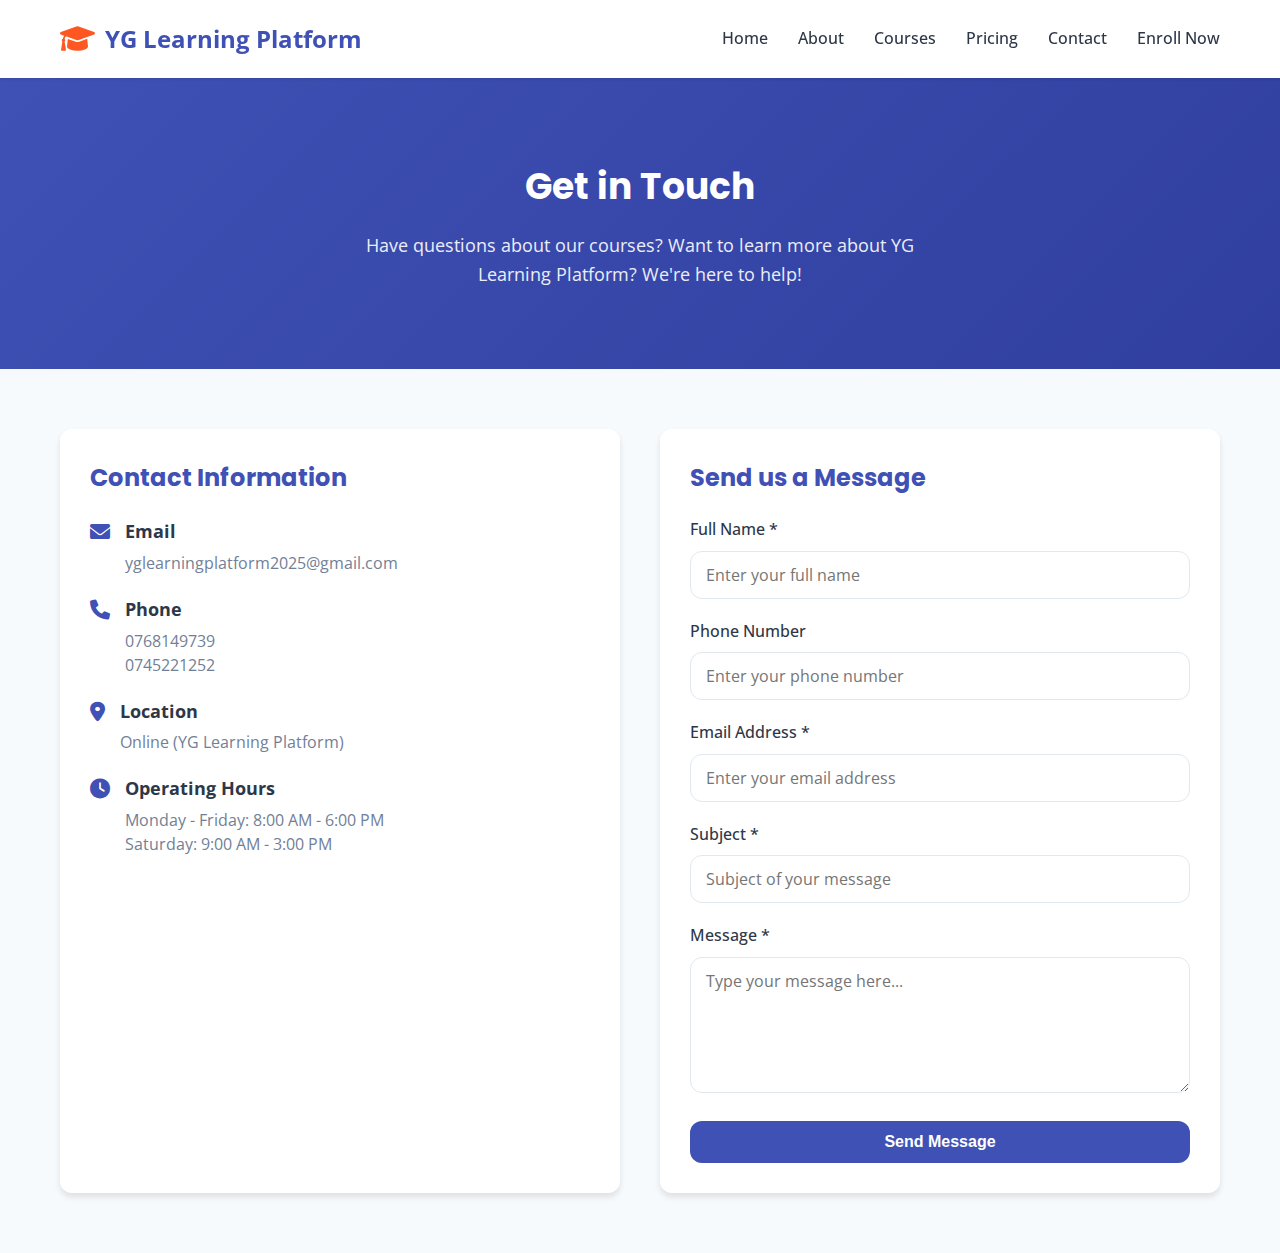
<file: contact.html>
<!DOCTYPE html>
<html lang="en">
<head>
    <meta charset="UTF-8">
    <meta name="viewport" content="width=device-width, initial-scale=1.0">
    <title>Contact Us - YG Learning Platform</title>
    <link rel="stylesheet" href="https://cdnjs.cloudflare.com/ajax/libs/font-awesome/6.0.0/css/all.min.css">
    <link href="https://fonts.googleapis.com/css2?family=Poppins:wght@300;400;500;600;700&family=Open+Sans:wght@400;600;700&display=swap" rel="stylesheet">
    <style>
        :root {
            --primary: #3f51b5;
            --primary-dark: #303f9f;
            --secondary: #ff5722;
            --accent: #4caf50;
            --text: #2d3748;
            --text-light: #718096;
            --light: #f7fafc;
            --white: #ffffff;
            --shadow-sm: 0 1px 3px rgba(0,0,0,0.12);
            --shadow-md: 0 4px 6px rgba(0,0,0,0.1);
            --shadow-lg: 0 10px 25px rgba(0,0,0,0.1);
            --radius: 12px;
            --transition: all 0.3s ease;
        }

        * {
            margin: 0;
            padding: 0;
            box-sizing: border-box;
        }

        body {
            font-family: 'Open Sans', sans-serif;
            color: var(--text);
            line-height: 1.6;
            background-color: var(--light);
        }

        .container {
            max-width: 1200px;
            margin: 0 auto;
            padding: 0 20px;
        }

        /* Header Styles */
        header {
            background-color: var(--white);
            box-shadow: var(--shadow-sm);
            position: sticky;
            top: 0;
            z-index: 100;
        }

        nav {
            display: flex;
            justify-content: space-between;
            align-items: center;
            padding: 20px 0;
        }

        .logo {
            display: flex;
            align-items: center;
            font-size: 24px;
            font-weight: 700;
            color: var(--primary);
            text-decoration: none;
        }

        .logo i {
            margin-right: 10px;
            font-size: 28px;
            color: var(--secondary);
        }

        .nav-links {
            display: flex;
            list-style: none;
        }

        .nav-links li {
            margin-left: 30px;
        }

        .nav-links a {
            text-decoration: none;
            color: var(--text);
            font-weight: 500;
            transition: var(--transition);
        }

        .nav-links a:hover {
            color: var(--primary);
        }

        /* Contact Section Styles */
        .contact-hero {
            background: linear-gradient(135deg, var(--primary), var(--primary-dark));
            color: var(--white);
            padding: 80px 0;
            text-align: center;
            margin-bottom: 60px;
        }

        .contact-hero h1 {
            font-size: 36px;
            margin-bottom: 15px;
            font-family: 'Poppins', sans-serif;
        }

        .contact-hero p {
            font-size: 18px;
            max-width: 600px;
            margin: 0 auto;
            opacity: 0.9;
        }

        .contact-container {
            display: grid;
            grid-template-columns: 1fr 1fr;
            gap: 40px;
            margin-bottom: 60px;
        }

        .contact-info {
            background: var(--white);
            padding: 30px;
            border-radius: var(--radius);
            box-shadow: var(--shadow-md);
        }

        .contact-info h3 {
            color: var(--primary);
            font-size: 24px;
            margin-bottom: 20px;
            font-family: 'Poppins', sans-serif;
        }

        .info-item {
            display: flex;
            align-items: flex-start;
            margin-bottom: 20px;
        }

        .info-item i {
            color: var(--primary);
            font-size: 20px;
            margin-right: 15px;
            margin-top: 5px;
        }

        .info-item div {
            flex: 1;
        }

        .info-item h4 {
            font-size: 18px;
            margin-bottom: 5px;
            color: var(--text);
        }

        .info-item p {
            color: var(--text-light);
            line-height: 1.5;
        }

        .contact-form {
            background: var(--white);
            padding: 30px;
            border-radius: var(--radius);
            box-shadow: var(--shadow-md);
        }

        .contact-form h3 {
            color: var(--primary);
            font-size: 24px;
            margin-bottom: 20px;
            font-family: 'Poppins', sans-serif;
        }

        .form-group {
            margin-bottom: 20px;
        }

        .form-group label {
            display: block;
            margin-bottom: 8px;
            color: var(--text);
            font-weight: 500;
        }

        .form-group input,
        .form-group textarea {
            width: 100%;
            padding: 12px 15px;
            border: 1px solid #e2e8f0;
            border-radius: var(--radius);
            font-family: 'Open Sans', sans-serif;
            font-size: 16px;
            transition: var(--transition);
        }

        .form-group input:focus,
        .form-group textarea:focus {
            outline: none;
            border-color: var(--primary);
            box-shadow: 0 0 0 3px rgba(63, 81, 181, 0.1);
        }

        .submit-btn {
            background: var(--primary);
            color: var(--white);
            padding: 12px 25px;
            border: none;
            border-radius: var(--radius);
            font-size: 16px;
            font-weight: 600;
            cursor: pointer;
            transition: var(--transition);
            width: 100%;
        }

        .submit-btn:hover {
            background: var(--primary-dark);
            transform: translateY(-2px);
        }

        #success-message {
            display: none;
            background: #4caf50;
            color: white;
            padding: 15px;
            border-radius: var(--radius);
            margin-top: 20px;
            text-align: center;
        }

        /* Responsive Design */
        @media (max-width: 768px) {
            .contact-container {
                grid-template-columns: 1fr;
            }

            .contact-hero {
                padding: 60px 0;
            }

            .contact-hero h1 {
                font-size: 30px;
            }

            .nav-links {
                display: none;
            }
        }

        /* Mobile Menu Button */
        .mobile-menu-btn {
            display: none;
            background: none;
            border: none;
            color: var(--primary);
            font-size: 24px;
            cursor: pointer;
        }

        @media (max-width: 768px) {
            .mobile-menu-btn {
                display: block;
            }

            .nav-links {
                display: none;
                position: absolute;
                top: 100%;
                left: 0;
                right: 0;
                background: var(--white);
                padding: 20px;
                box-shadow: var(--shadow-md);
            }

            .nav-links.active {
                display: flex;
                flex-direction: column;
            }

            .nav-links li {
                margin: 10px 0;
            }
        }
    </style>
</head>
<body>
    <header>
        <div class="container">
            <nav>
                <a href="index.html" class="logo">
                    <i class="fas fa-graduation-cap"></i>
                    YG Learning Platform
                </a>
                <button class="mobile-menu-btn" id="mobileMenuBtn">
                    <i class="fas fa-bars"></i>
                </button>
                <ul class="nav-links" id="navLinks">
                    <li><a href="index.html">Home</a></li>
                    <li><a href="about.html">About</a></li>
                    <li><a href="courses.html">Courses</a></li>
                    <li><a href="pricing.html">Pricing</a></li>
                    <li><a href="contact.html">Contact</a></li>
                    <li><a href="Enroll.html">Enroll Now</a></li>
                </ul>
            </nav>
        </div>
    </header>

    <section class="contact-hero">
        <div class="container">
            <h1>Get in Touch</h1>
            <p>Have questions about our courses? Want to learn more about YG Learning Platform? We're here to help!</p>
        </div>
    </section>

    <div class="container">
        <div class="contact-container">
            <div class="contact-info">
                <h3>Contact Information</h3>
                <div class="info-item">
                    <i class="fas fa-envelope"></i>
                    <div>
                        <h4>Email</h4>
                        <p>yglearningplatform2025@gmail.com</p>
                    </div>
                </div>
                <div class="info-item">
                    <i class="fas fa-phone"></i>
                    <div>
                        <h4>Phone</h4>
                        <p>0768149739</p>
                        <p>0745221252</p>
                    </div>
                </div>
                <div class="info-item">
                    <i class="fas fa-map-marker-alt"></i>
                    <div>
                        <h4>Location</h4>
                        <p>Online (YG Learning Platform)</p>
                    </div>
                </div>
                <div class="info-item">
                    <i class="fas fa-clock"></i>
                    <div>
                        <h4>Operating Hours</h4>
                        <p>Monday - Friday: 8:00 AM - 6:00 PM</p>
                        <p>Saturday: 9:00 AM - 3:00 PM</p>
                    </div>
                </div>
            </div>

            <div class="contact-form">
                <h3>Send us a Message</h3>
                <form id="contactForm">
                    <div class="form-group">
                        <label for="name">Full Name *</label>
                        <input type="text" id="name" name="name" placeholder="Enter your full name" required>
                    </div>
                    <div class="form-group">
                        <label for="phone">Phone Number</label>
                        <input type="tel" id="phone" name="phone" placeholder="Enter your phone number">
                    </div>
                    <div class="form-group">
                        <label for="email">Email Address *</label>
                        <input type="email" id="email" name="email" placeholder="Enter your email address" required>
                    </div>
                    <div class="form-group">
                        <label for="subject">Subject *</label>
                        <input type="text" id="subject" name="subject" placeholder="Subject of your message" required>
                    </div>
                    <div class="form-group">
                        <label for="message">Message *</label>
                        <textarea id="message" name="message" rows="5" placeholder="Type your message here..." required></textarea>
                    </div>
                    <button type="submit" class="submit-btn">Send Message</button>
                </form>
                <div id="success-message">
                    Thank you for your message! We'll get back to you soon.
                </div>
                <div id="error-message" style="display:none; background:#ff4d4f; color:white; padding:15px; border-radius:12px; margin-top:10px; text-align:center;">Error sending message. Please try again.</div>
            </div>
        </div>
    </div>

    <script>
        // Mobile menu toggle
        const mobileMenuBtn = document.getElementById('mobileMenuBtn');
        const navLinks = document.getElementById('navLinks');

        mobileMenuBtn.addEventListener('click', () => {
            navLinks.classList.toggle('active');
            mobileMenuBtn.innerHTML = navLinks.classList.contains('active') 
                ? '<i class="fas fa-times"></i>' 
                : '<i class="fas fa-bars"></i>';
        });

        // Contact form submission
        const contactForm = document.getElementById('contactForm');
        const successMessage = document.getElementById('success-message');
        const errorMessage = document.getElementById('error-message');

        contactForm.addEventListener('submit', function(e) {
            e.preventDefault();
            // Basic validation
            const name = document.getElementById('name').value.trim();
            const phone = document.getElementById('phone').value.trim();
            const email = document.getElementById('email').value.trim();
            const subject = document.getElementById('subject').value.trim();
            const message = document.getElementById('message').value.trim();
            if (!name || !email || !subject || !message) {
                alert('Please fill in all required fields.');
                return;
            }
            const formData = new FormData();
            formData.append('name', name);
            formData.append('phone', phone);
            formData.append('email', email);
            formData.append('subject', subject);
            formData.append('message', message);
            fetch('https://script.google.com/macros/s/AKfycbyS49BQDj6d9f3eQLbr76pv9gsAZXZ-uBqnBsy1PRZu7j4quQXKshvcO03hiZtaQWu6/exec', {
                method: 'POST',
                body: formData
            })
            .then(response => response.json())
            .then(data => {
                if (data.result === 'success') {
                    contactForm.reset();
                    errorMessage.style.display = 'none';
                    successMessage.style.display = 'block';
                    setTimeout(() => {
                        successMessage.style.display = 'none';
                    }, 5000);
                } else {
                    successMessage.style.display = 'none';
                    errorMessage.style.display = 'block';
                }
            })
            .catch(error => {
                successMessage.style.display = 'none';
                errorMessage.style.display = 'block';
            });
        });
    </script>
</body>
</html>
</file>
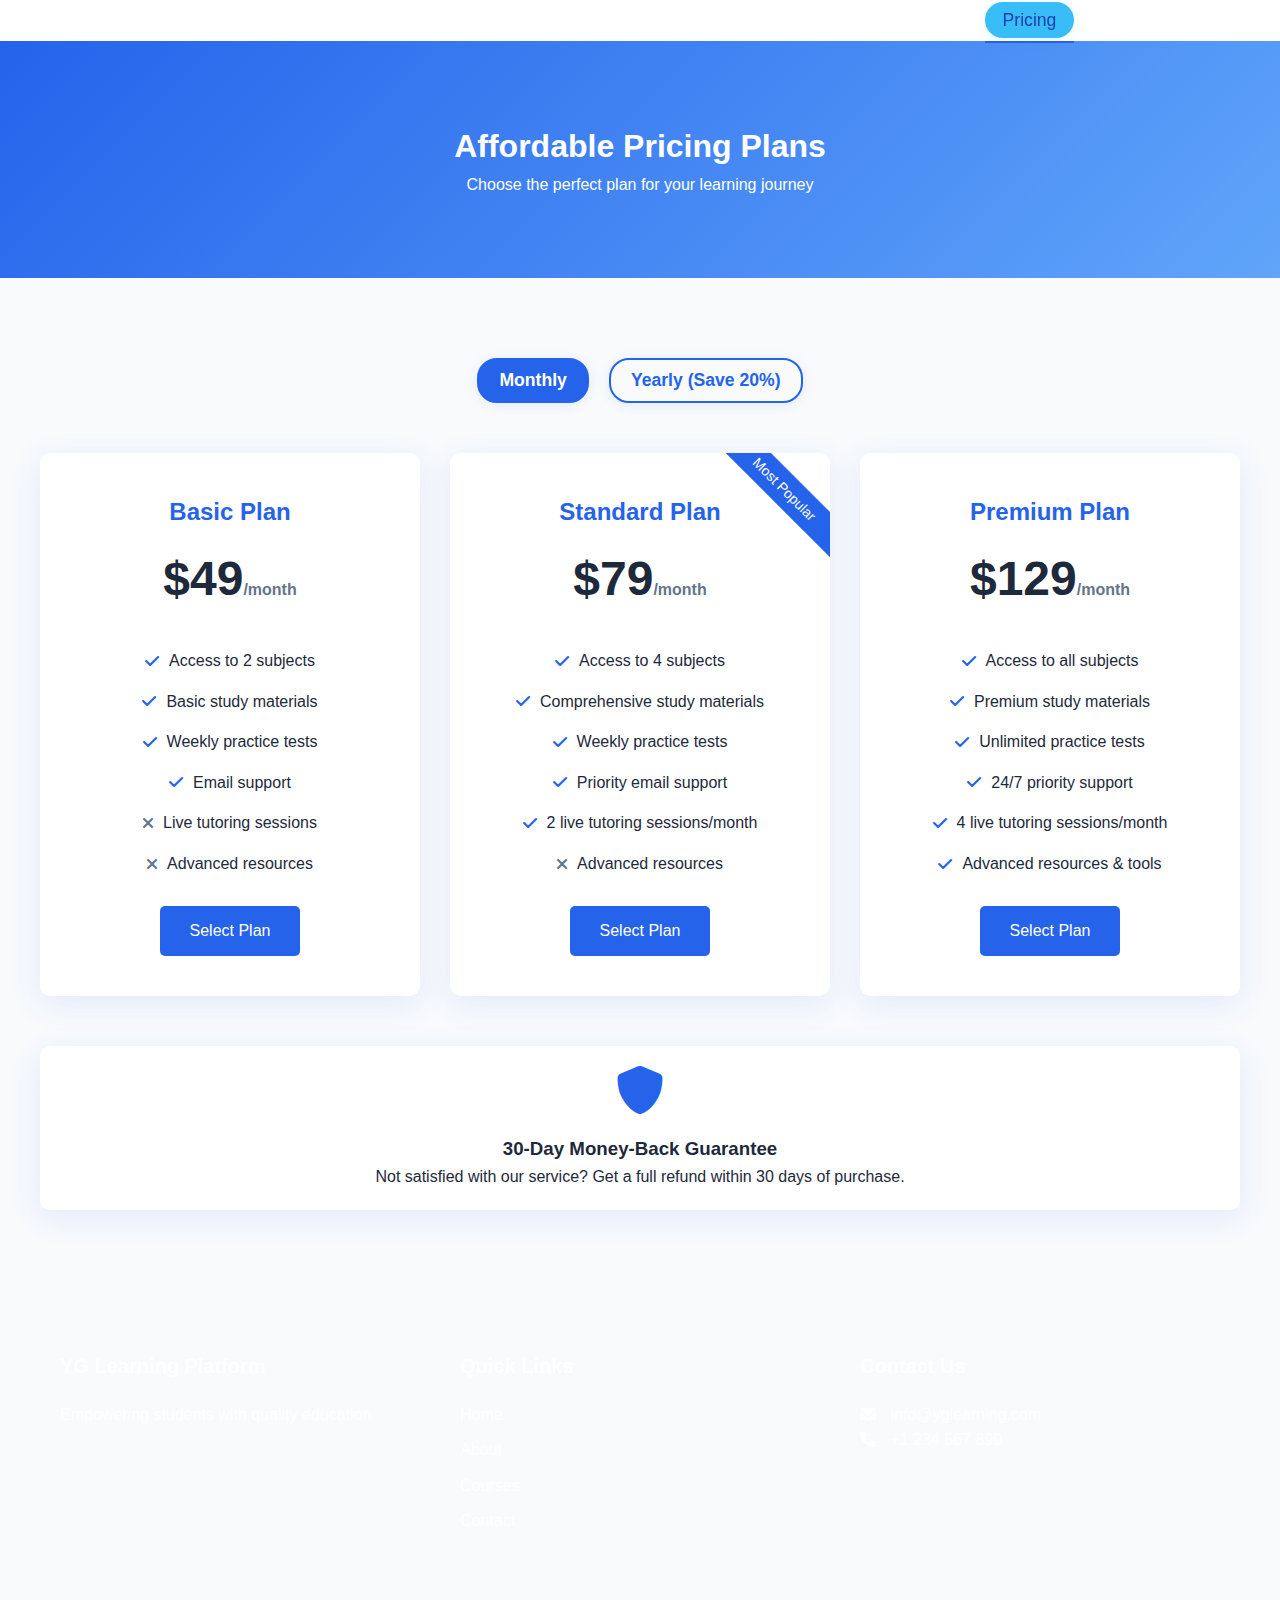
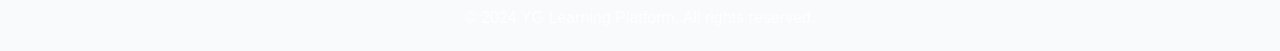
<file: pricing.html>
<!DOCTYPE html>
<html lang="en">
<head>
    <meta charset="UTF-8">
    <meta name="viewport" content="width=device-width, initial-scale=1.0">
    <title>Pricing - YG Learning Platform</title>
    <link rel="stylesheet" href="https://cdnjs.cloudflare.com/ajax/libs/font-awesome/6.0.0-beta3/css/all.min.css">
    <link rel="stylesheet" href="styles.css">
    <style>
        .pricing-hero {
            background: linear-gradient(135deg, var(--primary-color), var(--secondary-color));
            padding: 80px 0;
            text-align: center;
            color: white;
        }

        .pricing-container {
            padding: 80px 0;
        }

        .pricing-toggle {
            display: flex;
            justify-content: center;
            align-items: center;
            margin-bottom: 50px;
            gap: 20px;
        }

        .toggle-btn {
            padding: 10px 20px;
            border: 2px solid var(--primary-color);
            background: none;
            color: var(--primary-color);
            border-radius: 20px;
            cursor: pointer;
            transition: all var(--transition-speed);
        }

        .toggle-btn.active {
            background-color: var(--primary-color);
            color: white;
        }

        .pricing-grid {
            display: grid;
            grid-template-columns: repeat(auto-fit, minmax(300px, 1fr));
            gap: 30px;
            margin-top: 50px;
        }

        .pricing-card {
            background-color: var(--card-background);
            border-radius: 10px;
            padding: 40px;
            text-align: center;
            box-shadow: var(--card-shadow);
            transition: transform var(--transition-speed);
            position: relative;
            overflow: hidden;
        }

        .pricing-card:hover {
            transform: translateY(-10px);
        }

        .pricing-card.popular::before {
            content: 'Most Popular';
            position: absolute;
            top: 20px;
            right: -35px;
            background-color: var(--primary-color);
            color: white;
            padding: 5px 40px;
            transform: rotate(45deg);
            font-size: 14px;
        }

        .pricing-header {
            margin-bottom: 30px;
        }

        .pricing-header h3 {
            color: var(--primary-color);
            font-size: 24px;
            margin-bottom: 10px;
        }

        .price {
            font-size: 48px;
            font-weight: bold;
            color: var(--text-color);
            margin-bottom: 10px;
        }

        .price span {
            font-size: 16px;
            color: var(--text-color-light);
        }

        .pricing-features {
            list-style: none;
            margin-bottom: 30px;
        }

        .pricing-features li {
            margin-bottom: 15px;
            display: flex;
            align-items: center;
            justify-content: center;
        }

        .pricing-features i {
            color: var(--primary-color);
            margin-right: 10px;
        }

        .pricing-features i.fa-times {
            color: var(--text-color-light);
        }

        .select-plan-btn {
            display: inline-block;
            padding: 12px 30px;
            background-color: var(--primary-color);
            color: white;
            text-decoration: none;
            border-radius: 5px;
            font-weight: 500;
            transition: all var(--transition-speed);
        }

        .select-plan-btn:hover {
            background-color: var(--primary-dark);
            transform: translateY(-2px);
        }

        .guarantee {
            text-align: center;
            margin-top: 50px;
            padding: 20px;
            background-color: var(--card-background);
            border-radius: 10px;
            box-shadow: var(--card-shadow);
        }

        .guarantee i {
            font-size: 48px;
            color: var(--primary-color);
            margin-bottom: 20px;
        }

        @media (max-width: 768px) {
            .pricing-grid {
                grid-template-columns: 1fr;
            }
        }
    </style>
</head>
<body>
    <header>
        <nav class="container">
            <a href="index.html" class="logo">
                <i class="fas fa-graduation-cap"></i>
                YG Learning
            </a>
            <ul class="nav-links">
                <li><a href="index.html">Home</a></li>
                <li><a href="about.html">About</a></li>
                <li><a href="courses.html">Courses</a></li>
                <li><a href="pricing.html" class="active">Pricing</a></li>
                <li><a href="contact.html">Contact</a></li>
            </ul>
           
        </nav>
    </header>

    <main>
        <section class="pricing-hero">
            <div class="container">
                <h1>Affordable Pricing Plans</h1>
                <p>Choose the perfect plan for your learning journey</p>
            </div>
        </section>

        <section class="container pricing-container">
            <div class="pricing-toggle">
                <button class="toggle-btn active">Monthly</button>
                <button class="toggle-btn">Yearly (Save 20%)</button>
            </div>

            <div class="pricing-grid">
                <div class="pricing-card">
                    <div class="pricing-header">
                        <h3>Basic Plan</h3>
                        <div class="price">$49<span>/month</span></div>
                    </div>
                    <ul class="pricing-features">
                        <li><i class="fas fa-check"></i> Access to 2 subjects</li>
                        <li><i class="fas fa-check"></i> Basic study materials</li>
                        <li><i class="fas fa-check"></i> Weekly practice tests</li>
                        <li><i class="fas fa-check"></i> Email support</li>
                        <li><i class="fas fa-times"></i> Live tutoring sessions</li>
                        <li><i class="fas fa-times"></i> Advanced resources</li>
                    </ul>
                    <a href="#" class="select-plan-btn">Select Plan</a>
                </div>

                <div class="pricing-card popular">
                    <div class="pricing-header">
                        <h3>Standard Plan</h3>
                        <div class="price">$79<span>/month</span></div>
                    </div>
                    <ul class="pricing-features">
                        <li><i class="fas fa-check"></i> Access to 4 subjects</li>
                        <li><i class="fas fa-check"></i> Comprehensive study materials</li>
                        <li><i class="fas fa-check"></i> Weekly practice tests</li>
                        <li><i class="fas fa-check"></i> Priority email support</li>
                        <li><i class="fas fa-check"></i> 2 live tutoring sessions/month</li>
                        <li><i class="fas fa-times"></i> Advanced resources</li>
                    </ul>
                    <a href="#" class="select-plan-btn">Select Plan</a>
                </div>

                <div class="pricing-card">
                    <div class="pricing-header">
                        <h3>Premium Plan</h3>
                        <div class="price">$129<span>/month</span></div>
                    </div>
                    <ul class="pricing-features">
                        <li><i class="fas fa-check"></i> Access to all subjects</li>
                        <li><i class="fas fa-check"></i> Premium study materials</li>
                        <li><i class="fas fa-check"></i> Unlimited practice tests</li>
                        <li><i class="fas fa-check"></i> 24/7 priority support</li>
                        <li><i class="fas fa-check"></i> 4 live tutoring sessions/month</li>
                        <li><i class="fas fa-check"></i> Advanced resources & tools</li>
                    </ul>
                    <a href="#" class="select-plan-btn">Select Plan</a>
                </div>
            </div>

            <div class="guarantee">
                <i class="fas fa-shield-alt"></i>
                <h3>30-Day Money-Back Guarantee</h3>
                <p>Not satisfied with our service? Get a full refund within 30 days of purchase.</p>
            </div>
        </section>
    </main>

    <footer>
        <div class="container">
            <div class="footer-content">
                <div class="footer-section">
                    <h3>YG Learning Platform</h3>
                    <p>Empowering students with quality education</p>
                </div>
                <div class="footer-section">
                    <h3>Quick Links</h3>
                    <ul>
                        <li><a href="index.html">Home</a></li>
                        <li><a href="about.html">About</a></li>
                        <li><a href="courses.html">Courses</a></li>
                        <li><a href="contact.html">Contact</a></li>
                    </ul>
                </div>
                <div class="footer-section">
                    <h3>Contact Us</h3>
                    <p><i class="fas fa-envelope"></i> info@yglearning.com</p>
                    <p><i class="fas fa-phone"></i> +1 234 567 890</p>
                </div>
            </div>
            <div class="footer-bottom">
                <p>&copy; 2024 YG Learning Platform. All rights reserved.</p>
            </div>
        </div>
    </footer>

    <script src="script.js"></script>
</body>
</html>
</file>
<file: styles.css>
:root {
    --primary-color: #2563eb;
    --primary-color-dark: #1e40af;
    --secondary-color: #60a5fa;
    --accent-color: #38bdf8;
    --background-color: #f8fafc;
    --card-background: #ffffff;
    --text-color: #1e293b;
    --text-color-light: #64748b;
    --white: #ffffff;
    --box-shadow: 0 4px 24px rgba(37,99,235,0.08);
    --card-shadow: 0 8px 32px rgba(37,99,235,0.10);
    --border-radius: 16px;
    --transition-speed: 0.3s;
}

.dark-mode {
    --primary-color: #4a8cf7;
    --primary-dark: #1b3861;
    --secondary-color: #30b8e0;
    --text-color: #eaeaea;
    --text-color-light: #b8b8b8;
    --background-color: #121212;
    --card-background: #1e1e1e;
    --footer-background: #0a0a0a;
    --header-shadow: 0 2px 10px rgba(0, 0, 0, 0.3);
    --card-shadow: 0 5px 15px rgba(0, 0, 0, 0.2);
}

* {
    margin: 0;
    padding: 0;
    box-sizing: border-box;
    font-family: 'Segoe UI', Tahoma, Geneva, Verdana, sans-serif;
    transition: background-color var(--transition-speed), color var(--transition-speed);
}

body {
    background: var(--background-color);
    color: var(--text-color);
    line-height: 1.6;
    opacity: 0;
    transition: opacity 0.5s ease;
}

body.loaded {
    opacity: 1;
}

.container {
    max-width: 1200px;
    margin: 0 auto;
    padding: 0 20px;
}

/* Header Styles */
header {
    background-color: var(--card-background);
    box-shadow: var(--header-shadow);
    position: sticky;
    top: 0;
    z-index: 100;
}

nav {
    display: flex;
    justify-content: space-between;
    align-items: center;
    padding: 15px 0;
}

.logo {
    display: flex;
    align-items: center;
    color: var(--primary-color);
    font-size: 24px;
    font-weight: bold;
    text-decoration: none;
}

.logo i {
    margin-right: 10px;
    font-size: 28px;
}

.nav-links {
    display: flex;
    list-style: none;
}

.nav-links li {
    margin-left: 25px;
}

.nav-links a {
    text-decoration: none;
    color: var(--text-color);
    font-weight: 500;
    transition: color var(--transition-speed);
    position: relative;
}

.nav-links a::after {
    content: '';
    position: absolute;
    width: 0;
    height: 2px;
    bottom: -5px;
    left: 0;
    background-color: var(--primary-color);
    transition: width var(--transition-speed);
}

.nav-links a:hover {
    color: var(--primary-color);
}

.nav-links a:hover::after {
    width: 100%;
}

.nav-links a.active {
    color: var(--primary-color);
}

.nav-links a.active::after {
    width: 100%;
}

/* About Page Styles */
.about-hero {
    background: linear-gradient(135deg, var(--primary-color), var(--secondary-color));
    padding: 100px 0;
    text-align: center;
    color: white;
}

.about-hero h1 {
    font-size: 48px;
    margin-bottom: 20px;
}

.about-hero p {
    font-size: 20px;
    max-width: 600px;
    margin: 0 auto;
}

.mission-vision {
    padding: 80px 0;
    background-color: var(--background-color);
}

.mission-vision .container {
    display: grid;
    grid-template-columns: repeat(auto-fit, minmax(300px, 1fr));
    gap: 30px;
}

.mission-card, .vision-card {
    background-color: var(--card-background);
    padding: 40px;
    border-radius: 10px;
    box-shadow: var(--card-shadow);
    text-align: center;
}

.mission-card i, .vision-card i {
    font-size: 48px;
    color: var(--primary-color);
    margin-bottom: 20px;
}

.why-choose-us {
    padding: 80px 0;
    background-color: var(--card-background);
}

.why-choose-us h2 {
    text-align: center;
    margin-bottom: 50px;
    font-size: 36px;
}

.features-grid {
    display: grid;
    grid-template-columns: repeat(auto-fit, minmax(250px, 1fr));
    gap: 30px;
}

.feature-card {
    text-align: center;
    padding: 30px;
    background-color: var(--background-color);
    border-radius: 10px;
    transition: transform var(--transition-speed);
}

.feature-card:hover {
    transform: translateY(-10px);
}

.feature-card i {
    font-size: 40px;
    color: var(--primary-color);
    margin-bottom: 20px;
}

.team {
    padding: 80px 0;
    background-color: var(--background-color);
}

.team h2 {
    text-align: center;
    margin-bottom: 50px;
    font-size: 36px;
}

.team-grid {
    display: grid;
    grid-template-columns: repeat(auto-fit, minmax(250px, 1fr));
    gap: 30px;
}

.team-member {
    text-align: center;
    background-color: var(--card-background);
    border-radius: 10px;
    overflow: hidden;
    box-shadow: var(--card-shadow);
}

.team-member img {
    width: 100%;
    height: 300px;
    object-fit: cover;
}

.team-member h3 {
    margin: 20px 0 10px;
}

.team-member p {
    color: var(--text-color-light);
    margin-bottom: 20px;
}

/* Footer Styles */
footer {
    background-color: var(--footer-background);
    color: white;
    padding: 60px 0 20px;
}

.footer-content {
    display: grid;
    grid-template-columns: repeat(auto-fit, minmax(250px, 1fr));
    gap: 40px;
    margin-bottom: 40px;
}

.footer-section h3 {
    margin-bottom: 20px;
    font-size: 20px;
}

.footer-section ul {
    list-style: none;
}

.footer-section ul li {
    margin-bottom: 10px;
}

.footer-section a {
    color: white;
    text-decoration: none;
    transition: color var(--transition-speed);
}

.footer-section a:hover {
    color: var(--secondary-color);
}

.footer-section i {
    margin-right: 10px;
}

.footer-bottom {
    text-align: center;
    padding-top: 20px;
    border-top: 1px solid rgba(255, 255, 255, 0.1);
}

/* Responsive Design */
@media (max-width: 768px) {
    .nav-links {
        display: none;
        position: fixed;
        top: 70px;
        left: 0;
        width: 100%;
        background: var(--card-background);
        flex-direction: column;
        align-items: center;
        box-shadow: var(--header-shadow);
        z-index: 999;
        opacity: 0;
        transform: translateY(-20px);
        transition: all var(--transition-speed);
    }
    .nav-links.active {
        display: flex;
        opacity: 1;
        transform: translateY(0);
    }
    .nav-links li {
        margin: 15px 0;
    }
    .mobile-menu-btn {
        display: block;
        background: none;
        border: none;
        font-size: 24px;
        color: var(--text-color);
        cursor: pointer;
        padding: 8px;
        border-radius: 50%;
        transition: var(--transition-speed);
    }
    .mobile-menu-btn:hover {
        background-color: rgba(67, 97, 238, 0.1);
    }
    
    .about-hero h1 {
        font-size: 36px;
    }
    
    .about-hero p {
        font-size: 18px;
    }
    
    .mission-vision .container,
    .features-grid,
    .team-grid {
        grid-template-columns: 1fr;
    }
}

@media (max-width: 576px) {
    .footer-content {
        grid-template-columns: 1fr;
        gap: 20px;
    }
    .footer-section, .footer-column {
        text-align: center;
    }
}

/* Modern School-like Design */
.school-header {
    background: linear-gradient(135deg, var(--primary-color), var(--primary-dark));
    padding: 60px 0;
    color: white;
    text-align: center;
}

.school-header h1 {
    font-size: 2.5rem;
    margin-bottom: 15px;
    font-weight: 700;
}

.school-header p {
    font-size: 1.2rem;
    opacity: 0.9;
    max-width: 600px;
    margin: 0 auto;
}

/* Course Cards */
.course-card {
    background: var(--card-background);
    border-radius: 15px;
    overflow: hidden;
    box-shadow: var(--card-shadow);
    transition: transform 0.3s ease, box-shadow 0.3s ease;
    margin-bottom: 30px;
}

.course-card:hover {
    transform: translateY(-5px);
    box-shadow: 0 8px 25px rgba(0, 0, 0, 0.1);
}

.course-image {
    width: 100%;
    height: 200px;
    object-fit: cover;
}

.course-content {
    padding: 25px;
}

.course-title {
    font-size: 1.5rem;
    color: var(--primary-color);
    margin-bottom: 15px;
    font-weight: 600;
}

.course-description {
    color: var(--text-color-light);
    margin-bottom: 20px;
    line-height: 1.6;
}

.course-meta {
    display: flex;
    flex-wrap: wrap;
    gap: 10px;
    padding: 15px 25px;
    background: var(--background-color);
}

/* Subject Badges */
.subject-badge {
    display: inline-block;
    padding: 6px 15px;
    background: var(--primary-color);
    color: white;
    border-radius: 20px;
    font-size: 0.9rem;
    font-weight: 500;
}

/* Carousel */
.carousel {
    position: relative;
    overflow: hidden;
    margin: 40px 0;
    border-radius: 15px;
    box-shadow: var(--card-shadow);
}

.carousel-inner {
    display: flex;
    transition: transform 0.5s ease;
}

.carousel-item {
    min-width: 100%;
    padding: 0;
}

.carousel-item img {
    width: 100%;
    height: 400px;
    object-fit: cover;
}

.carousel-control {
    position: absolute;
    top: 50%;
    transform: translateY(-50%);
    background: rgba(255, 255, 255, 0.9);
    border: none;
    width: 45px;
    height: 45px;
    border-radius: 50%;
    cursor: pointer;
    z-index: 10;
    display: flex;
    align-items: center;
    justify-content: center;
    transition: background-color 0.3s ease;
}

.carousel-control:hover {
    background: white;
}

.carousel-control.prev {
    left: 20px;
}

.carousel-control.next {
    right: 20px;
}

/* Course Grid */
.course-grid {
    display: grid;
    grid-template-columns: repeat(auto-fit, minmax(320px, 1fr));
    gap: 30px;
    padding: 40px 0;
}

/* Animations */
@keyframes fadeIn {
    from {
        opacity: 0;
        transform: translateY(20px);
    }
    to {
        opacity: 1;
        transform: translateY(0);
    }
}

.course-card.animate {
    animation: fadeIn 0.6s ease forwards;
}

/* Responsive Design */
@media (max-width: 768px) {
    .school-header {
        padding: 40px 0;
    }

    .school-header h1 {
        font-size: 2rem;
    }

    .course-grid {
        grid-template-columns: 1fr;
    }

    .carousel-control {
        width: 35px;
        height: 35px;
    }

    .carousel-item img {
        height: 300px;
    }
}

.main-navbar {
    background: linear-gradient(90deg, var(--primary-color), var(--secondary-color));
    box-shadow: var(--box-shadow);
    border-radius: 0 0 18px 18px;
    padding: 0 24px;
    display: flex;
    align-items: center;
    justify-content: space-between;
    position: sticky;
    top: 0;
    z-index: 1000;
    transition: background var(--transition-speed);
}

.logo {
    color: var(--white);
    font-size: 1.6rem;
    font-weight: 700;
    text-decoration: none;
    display: flex;
    align-items: center;
    gap: 8px;
    transition: color var(--transition-speed);
}

.nav-links {
    display: flex;
    gap: 24px;
    list-style: none;
    align-items: center;
}

.nav-links a {
    color: var(--white);
    text-decoration: none;
    font-weight: 500;
    font-size: 1.1rem;
    padding: 8px 18px;
    border-radius: 24px;
    transition: background var(--transition-speed), color var(--transition-speed), box-shadow var(--transition-speed);
    position: relative;
}

.nav-links a:hover, .nav-links a.active {
    background: var(--accent-color);
    color: var(--primary-color-dark);
    box-shadow: 0 2px 12px rgba(56,189,248,0.12);
}

.nav-btn {
    background: var(--white);
    color: var(--primary-color);
    font-weight: 700;
    border-radius: 24px;
    padding: 10px 28px;
    margin-left: 12px;
    box-shadow: 0 2px 12px rgba(37,99,235,0.10);
    transition: background var(--transition-speed), color var(--transition-speed), box-shadow var(--transition-speed), transform var(--transition-speed);
}

.nav-btn:hover {
    background: var(--accent-color);
    color: var(--white);
    transform: translateY(-2px) scale(1.04);
    box-shadow: 0 4px 18px rgba(56,189,248,0.18);
}

.mobile-menu-btn {
    display: none;
    background: none;
    border: none;
    color: var(--white);
    font-size: 2rem;
    cursor: pointer;
    margin-left: 18px;
}

@media (max-width: 900px) {
    .nav-links {
        display: none;
        flex-direction: column;
        background: linear-gradient(90deg, var(--primary-color), var(--secondary-color));
        position: absolute;
        top: 60px;
        right: 0;
        width: 100vw;
        box-shadow: var(--box-shadow);
        border-radius: 0 0 18px 18px;
        z-index: 1001;
    }
    .nav-links.active {
        display: flex;
    }
    .mobile-menu-btn {
        display: block;
    }
}

/* Hero, Section, Card, Button, Animation Enhancements */
.hero, .about-hero, .school-header, .pricing-hero, .contact-hero, .enroll-hero {
    background: linear-gradient(135deg, var(--primary-color), var(--secondary-color));
    color: var(--white);
    position: relative;
    overflow: hidden;
}
.hero::before, .about-hero::before, .school-header::before, .pricing-hero::before, .contact-hero::before, .enroll-hero::before {
    content: '';
    position: absolute;
    top: 0; left: 0; width: 100%; height: 100%;
    background: url('https://images.unsplash.com/photo-1523050854058-8df90110c9f1?ixlib=rb-1.2.1&auto=format&fit=crop&w=1350&q=80') no-repeat center center/cover;
    opacity: 0.10;
    z-index: 1;
}
.hero .container, .about-hero .container, .school-header .container, .pricing-hero .container, .contact-hero .container, .enroll-hero .container {
    position: relative;
    z-index: 2;
}

button, .hero-btn, .cta-btn, .form-btn {
    background: linear-gradient(90deg, var(--primary-color), var(--secondary-color));
    color: var(--white);
    border: none;
    border-radius: 24px;
    padding: 12px 32px;
    font-weight: 600;
    font-size: 1.1rem;
    cursor: pointer;
    box-shadow: 0 2px 12px rgba(37,99,235,0.10);
    transition: background var(--transition-speed), color var(--transition-speed), box-shadow var(--transition-speed), transform var(--transition-speed);
}
button:hover, .hero-btn:hover, .cta-btn:hover, .form-btn:hover {
    background: var(--accent-color);
    color: var(--primary-color-dark);
    transform: translateY(-2px) scale(1.04);
    box-shadow: 0 4px 18px rgba(56,189,248,0.18);
}

.card, .course-card, .pricing-card, .enroll-card {
    background: var(--card-background);
    border-radius: var(--border-radius);
    box-shadow: var(--card-shadow);
    transition: box-shadow var(--transition-speed), transform var(--transition-speed);
}
.card:hover, .course-card:hover, .pricing-card:hover, .enroll-card:hover {
    box-shadow: 0 12px 32px rgba(37,99,235,0.16);
    transform: translateY(-6px) scale(1.02);
}

input, select, textarea {
    border: 2px solid var(--secondary-color);
    border-radius: 12px;
    padding: 12px 16px;
    font-size: 1rem;
    background: var(--white);
    color: var(--text-color);
    margin-bottom: 18px;
    transition: border-color var(--transition-speed), box-shadow var(--transition-speed);
}
input:focus, select:focus, textarea:focus {
    border-color: var(--primary-color);
    box-shadow: 0 0 0 2px var(--accent-color);
    outline: none;
}

/* Animation */
@keyframes fadeInUp {
    from { opacity: 0; transform: translateY(30px); }
    to { opacity: 1; transform: translateY(0); }
}
.animate-fadeInUp {
    animation: fadeInUp 0.7s cubic-bezier(0.25, 0.8, 0.25, 1) both;
}

/* Hover effect for cards */
.card, .course-card, .pricing-card, .enroll-card {
    transition: box-shadow 0.3s, transform 0.3s;
}
.card:hover, .course-card:hover, .pricing-card:hover, .enroll-card:hover {
    box-shadow: 0 12px 32px rgba(37,99,235,0.16);
    transform: translateY(-6px) scale(1.02);
}

/* Responsive Enhancements */
@media (max-width: 768px) {
    .main-navbar { flex-direction: column; padding: 0 8px; }
    .nav-links { flex-direction: column; gap: 12px; }
    .nav-links a, .nav-btn { width: 100%; text-align: center; }
    .hero, .about-hero, .school-header, .pricing-hero, .contact-hero, .enroll-hero { padding: 60px 0 40px; }
    .hero h1, .about-hero h1, .school-header h1, .pricing-hero h1, .contact-hero h1, .enroll-hero h1 { font-size: 2rem; }
}
</file>
